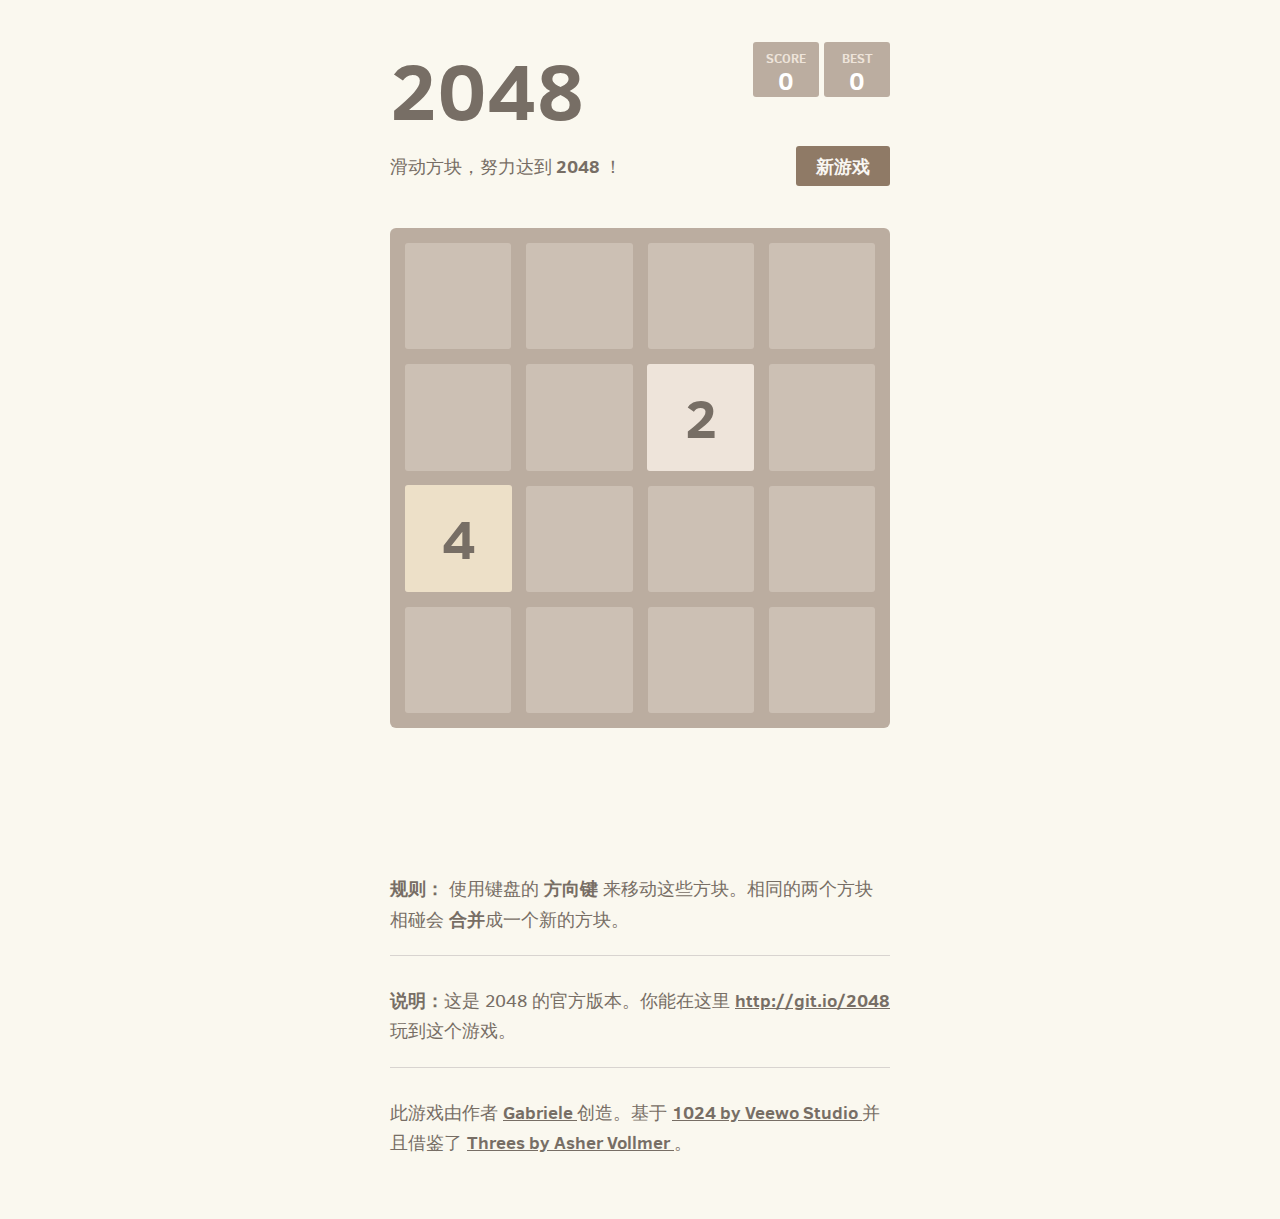
<file: game/2048/index.html>
<!DOCTYPE html>
<html lang="cn">

<head>
	<meta charset="utf-8">
	<title>2048</title>

	<link href="style/main.css" rel="stylesheet" type="text/css">
	<link rel="shortcut icon" href="favicon.ico">
	<link rel="apple-touch-icon" href="meta/apple-touch-icon.png">
	<link rel="apple-touch-startup-image" href="meta/apple-touch-startup-image-640x1096.png" media="(device-width: 320px) and (device-height: 568px) and (-webkit-device-pixel-ratio: 2)">
	<!-- iPhone 5+ -->
	<link rel="apple-touch-startup-image" href="meta/apple-touch-startup-image-640x920.png" media="(device-width: 320px) and (device-height: 480px) and (-webkit-device-pixel-ratio: 2)">
	<!-- iPhone, retina -->
	<meta name="apple-mobile-web-app-capable" content="yes">
	<meta name="apple-mobile-web-app-status-bar-style" content="black">

	<meta name="HandheldFriendly" content="True">
	<meta name="MobileOptimized" content="320">
	<meta name="viewport" content="width=device-width, target-densitydpi=160dpi, initial-scale=1.0, maximum-scale=1, user-scalable=no, minimal-ui">
</head>

<body>
	<br/>
	<div class="container">
		<div class="heading">
			<h1 class="title">2048</h1>
			<div class="scores-container">
				<div class="score-container">0</div>
				<div class="best-container">0</div>
			</div>
		</div>

		<div class="above-game">
			<p class="game-intro">
				滑动方块，努力达到<strong> 2048 </strong>！
			</p>
			<a class="restart-button">新游戏</a>
		</div>

		<div class="game-container">
			<div class="game-message">
				<p></p>
				<div class="lower">
					<a class="keep-playing-button">继续</a>
					<a class="retry-button">重来</a>
				</div>
			</div>

			<div class="grid-container">
				<div class="grid-row">
					<div class="grid-cell"></div>
					<div class="grid-cell"></div>
					<div class="grid-cell"></div>
					<div class="grid-cell"></div>
				</div>
				<div class="grid-row">
					<div class="grid-cell"></div>
					<div class="grid-cell"></div>
					<div class="grid-cell"></div>
					<div class="grid-cell"></div>
				</div>
				<div class="grid-row">
					<div class="grid-cell"></div>
					<div class="grid-cell"></div>
					<div class="grid-cell"></div>
					<div class="grid-cell"></div>
				</div>
				<div class="grid-row">
					<div class="grid-cell"></div>
					<div class="grid-cell"></div>
					<div class="grid-cell"></div>
					<div class="grid-cell"></div>
				</div>
			</div>

			<div class="tile-container">

			</div>
		</div>

		<br/><br/><br/><br/>

		<p class="game-explanation">
			<strong class="important">规则：</strong> 使用键盘的
			<strong>方向键</strong> 来移动这些方块。相同的两个方块相碰会
			<strong>合并</strong>成一个新的方块。
		</p>
		<hr>
		<p>
			<strong class="important">说明：</strong>这是 2048 的官方版本。你能在这里
			<a href="http://git.io/2048">http://git.io/2048</a>玩到这个游戏。 
		</p>
		<hr>
		<p>
			此游戏由作者
			<a href="http://gabrielecirulli.com" target="_blank"> Gabriele  </a>创造。基于
			<a href="https://itunes.apple.com/us/app/1024!/id823499224" target="_blank"> 1024 by Veewo Studio </a>并且借鉴了
			<a href="http://asherv.com/threes/" target="_blank"> Threes by Asher Vollmer </a>。
		</p>
	</div>

	<script src="js/bind_polyfill.js"></script>
	<script src="js/classlist_polyfill.js"></script>
	<script src="js/animframe_polyfill.js"></script>
	<script src="js/keyboard_input_manager.js"></script>
	<script src="js/html_actuator.js"></script>
	<script src="js/grid.js"></script>
	<script src="js/tile.js"></script>
	<script src="js/local_storage_manager.js"></script>
	<script src="js/game_manager.js"></script>
	<script src="js/application.js"></script>
</body>

</html>
</file>
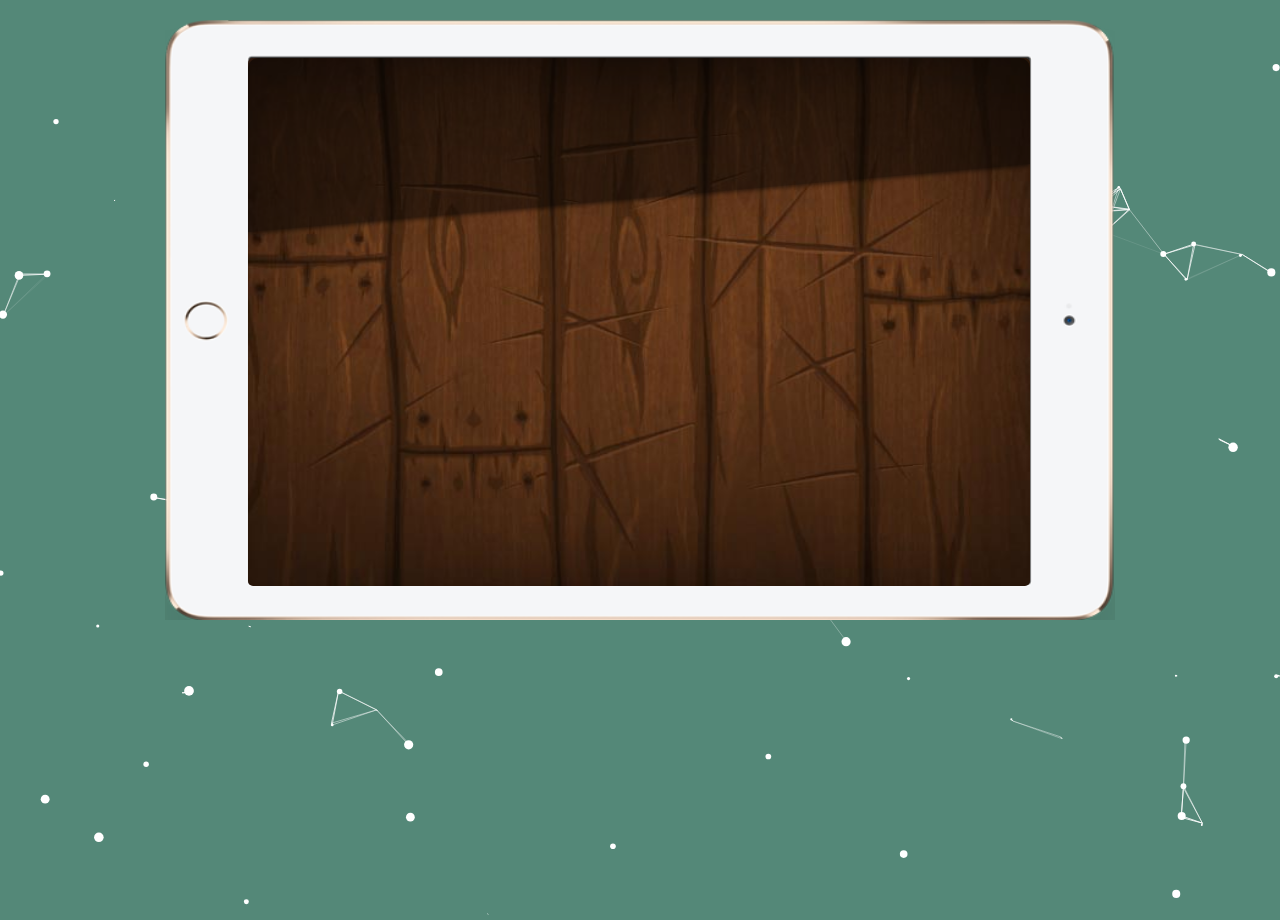
<file: game/Fruit-ninja/index.html>
<!DOCTYPE html>
<html lang="en">
<head>
    <meta charset="UTF-8">
    <title>Title</title>
    <link rel="stylesheet" href="./css/reset.css">
    <link rel="stylesheet" href="./css/main.css">
    <link href="favicon.ico" rel="icon">
</head>

<body>
<canvas class="bg"></canvas>
<div class="ipad">
    <div class="screen">
        <!--文字区-->
        <div class="mask">
            <div class="logo"></div>
            <div class="ninja"></div>
            <div class="desc"></div>
        </div>
        <!--游戏区-->
        <div class="game-area">
            <div class="score-area">
                <div class="get-score">
                    <span class="get-score-pic"></span>
                    <span class="get-score-num">0</span>
                </div>
                <div class="best-score">
                    <span>BEST</span>
                    <span class="best-score-num">0</span>
                </div>
            </div>
            <!--经典模式-->
            <div class="lost-area">
                <span class="losts1"></span>
                <span class="losts2"></span>
                <span class="losts3"></span>
            </div>
            <!--限时模式-->
            <div class="countdown"></div>
            <!--街机模式-->
            <div class="countdown"></div>
        </div>
        <!--功能区-->
        <div class="func-area">
            <!--退出-->
            <div class="quit">
                <div class="quit-cricle"></div>
                <div class="quit-bomb"></div>
            </div>
            <!--经典模式-->
            <div class="classic-mode">
                <div class="classic-mode-cricle"></div>
                <div class="classic-mode-fruit"></div>
            </div>
            <!--街机模式-->
            <div class="arcade-mode">
                <div class="arcade-mode-cricle"></div>
                <div class="arcade-mode-fruit"></div>
            </div>
            <!--限时模式-->
            <div class="time-mode">
                <div class="time-mode-cricle"></div>
                <div class="time-mode-fruit"></div>
            </div>
            <!--计分区-->
            <div class="scoreboard">
                <h2>最高得分</h2>
                <p>经典模式：<span class="scoreboard-classic">0</span></p>
                <p>限时模式：<span class="scoreboard-time">0</span></p>
                <p>街机模式：<span class="scoreboard-arcade">0</span></p>
            </div>
        </div>
        <!--水果容器-->
        <div class="fruit-content"></div>
        <!--其他容器-->
        <div class="other-content"></div>
        <canvas id="drawBoard" width="782" height="528">Your browser does not support the canvas element.</canvas>
        <audio class="sound" src="sound/menu.mp3" autoplay="autoplay"></audio>
    </div>
</div>
</body>
</html>
<script src="js/getElement.js"></script>
<script src="js/tool.js"></script>
<script src="js/classicMode.js"></script>
<script src="js/timeMode.js"></script>
<script src="js/arcadeMode.js"></script>
<script src="js/main.js"></script>
</file>
<file: game/2048/style/main.css>
@import url(fonts/clear-sans.css);
html, body {
  margin: 0;
  padding: 0;
  background: #faf8ef;
  color: #776e65;
  font-family: "Clear Sans", "Helvetica Neue", Arial, sans-serif;
  font-size: 18px; }

body {
  margin: 10px 0 60px 0; }

.heading:after {
  content: "";
  display: block;
  clear: both; }

h1.title {
  font-size: 80px;
  font-weight: bold;
  margin: 0;
  display: block;
  float: left; }

@-webkit-keyframes move-up {
  0% {
    top: 25px;
    opacity: 1; }

  100% {
    top: -50px;
    opacity: 0; } }
@-moz-keyframes move-up {
  0% {
    top: 25px;
    opacity: 1; }

  100% {
    top: -50px;
    opacity: 0; } }
@keyframes move-up {
  0% {
    top: 25px;
    opacity: 1; }

  100% {
    top: -50px;
    opacity: 0; } }
.scores-container {
  float: right;
  text-align: right; }

.score-container, .best-container {
  position: relative;
  display: inline-block;
  background: #bbada0;
  padding: 15px 25px;
  font-size: 25px;
  height: 25px;
  line-height: 47px;
  font-weight: bold;
  border-radius: 3px;
  color: white;
  margin-top: 8px;
  text-align: center; }
  .score-container:after, .best-container:after {
    position: absolute;
    width: 100%;
    top: 10px;
    left: 0;
    text-transform: uppercase;
    font-size: 13px;
    line-height: 13px;
    text-align: center;
    color: #eee4da; }
  .score-container .score-addition, .best-container .score-addition {
    position: absolute;
    right: 30px;
    color: red;
    font-size: 25px;
    line-height: 25px;
    font-weight: bold;
    color: rgba(119, 110, 101, 0.9);
    z-index: 100;
    -webkit-animation: move-up 600ms ease-in;
    -moz-animation: move-up 600ms ease-in;
    animation: move-up 600ms ease-in;
    -webkit-animation-fill-mode: both;
    -moz-animation-fill-mode: both;
    animation-fill-mode: both; }

.score-container:after {
  content: "Score"; }

.best-container:after {
  content: "Best"; }

p {
  margin-top: 0;
  margin-bottom: 10px;
  line-height: 1.65; }

a {
  color: #776e65;
  font-weight: bold;
  text-decoration: underline;
  cursor: pointer; }

strong.important {
  text-transform: uppercase; }

hr {
  border: none;
  border-bottom: 1px solid #d8d4d0;
  margin-top: 20px;
  margin-bottom: 30px; }

.container {
  width: 500px;
  margin: 0 auto; }

@-webkit-keyframes fade-in {
  0% {
    opacity: 0; }

  100% {
    opacity: 1; } }
@-moz-keyframes fade-in {
  0% {
    opacity: 0; }

  100% {
    opacity: 1; } }
@keyframes fade-in {
  0% {
    opacity: 0; }

  100% {
    opacity: 1; } }
.game-container {
  margin-top: 40px;
  position: relative;
  padding: 15px;
  cursor: default;
  -webkit-touch-callout: none;
  -ms-touch-callout: none;
  -webkit-user-select: none;
  -moz-user-select: none;
  -ms-user-select: none;
  -ms-touch-action: none;
  touch-action: none;
  background: #bbada0;
  border-radius: 6px;
  width: 500px;
  height: 500px;
  -webkit-box-sizing: border-box;
  -moz-box-sizing: border-box;
  box-sizing: border-box; }
  .game-container .game-message {
    display: none;
    position: absolute;
    top: 0;
    right: 0;
    bottom: 0;
    left: 0;
    background: rgba(238, 228, 218, 0.5);
    z-index: 100;
    text-align: center;
    -webkit-animation: fade-in 800ms ease 1200ms;
    -moz-animation: fade-in 800ms ease 1200ms;
    animation: fade-in 800ms ease 1200ms;
    -webkit-animation-fill-mode: both;
    -moz-animation-fill-mode: both;
    animation-fill-mode: both; }
    .game-container .game-message p {
      font-size: 60px;
      font-weight: bold;
      height: 60px;
      line-height: 60px;
      margin-top: 222px; }
    .game-container .game-message .lower {
      display: block;
      margin-top: 59px; }
    .game-container .game-message a {
      display: inline-block;
      background: #8f7a66;
      border-radius: 3px;
      padding: 0 20px;
      text-decoration: none;
      color: #f9f6f2;
      height: 40px;
      line-height: 42px;
      margin-left: 9px; }
      .game-container .game-message a.keep-playing-button {
        display: none; }
    .game-container .game-message.game-won {
      background: rgba(237, 194, 46, 0.5);
      color: #f9f6f2; }
      .game-container .game-message.game-won a.keep-playing-button {
        display: inline-block; }
    .game-container .game-message.game-won, .game-container .game-message.game-over {
      display: block; }

.grid-container {
  position: absolute;
  z-index: 1; }

.grid-row {
  margin-bottom: 15px; }
  .grid-row:last-child {
    margin-bottom: 0; }
  .grid-row:after {
    content: "";
    display: block;
    clear: both; }

.grid-cell {
  width: 106.25px;
  height: 106.25px;
  margin-right: 15px;
  float: left;
  border-radius: 3px;
  background: rgba(238, 228, 218, 0.35); }
  .grid-cell:last-child {
    margin-right: 0; }

.tile-container {
  position: absolute;
  z-index: 2; }

.tile, .tile .tile-inner {
  width: 107px;
  height: 107px;
  line-height: 107px; }
.tile.tile-position-1-1 {
  -webkit-transform: translate(0px, 0px);
  -moz-transform: translate(0px, 0px);
  -ms-transform: translate(0px, 0px);
  transform: translate(0px, 0px); }
.tile.tile-position-1-2 {
  -webkit-transform: translate(0px, 121px);
  -moz-transform: translate(0px, 121px);
  -ms-transform: translate(0px, 121px);
  transform: translate(0px, 121px); }
.tile.tile-position-1-3 {
  -webkit-transform: translate(0px, 242px);
  -moz-transform: translate(0px, 242px);
  -ms-transform: translate(0px, 242px);
  transform: translate(0px, 242px); }
.tile.tile-position-1-4 {
  -webkit-transform: translate(0px, 363px);
  -moz-transform: translate(0px, 363px);
  -ms-transform: translate(0px, 363px);
  transform: translate(0px, 363px); }
.tile.tile-position-2-1 {
  -webkit-transform: translate(121px, 0px);
  -moz-transform: translate(121px, 0px);
  -ms-transform: translate(121px, 0px);
  transform: translate(121px, 0px); }
.tile.tile-position-2-2 {
  -webkit-transform: translate(121px, 121px);
  -moz-transform: translate(121px, 121px);
  -ms-transform: translate(121px, 121px);
  transform: translate(121px, 121px); }
.tile.tile-position-2-3 {
  -webkit-transform: translate(121px, 242px);
  -moz-transform: translate(121px, 242px);
  -ms-transform: translate(121px, 242px);
  transform: translate(121px, 242px); }
.tile.tile-position-2-4 {
  -webkit-transform: translate(121px, 363px);
  -moz-transform: translate(121px, 363px);
  -ms-transform: translate(121px, 363px);
  transform: translate(121px, 363px); }
.tile.tile-position-3-1 {
  -webkit-transform: translate(242px, 0px);
  -moz-transform: translate(242px, 0px);
  -ms-transform: translate(242px, 0px);
  transform: translate(242px, 0px); }
.tile.tile-position-3-2 {
  -webkit-transform: translate(242px, 121px);
  -moz-transform: translate(242px, 121px);
  -ms-transform: translate(242px, 121px);
  transform: translate(242px, 121px); }
.tile.tile-position-3-3 {
  -webkit-transform: translate(242px, 242px);
  -moz-transform: translate(242px, 242px);
  -ms-transform: translate(242px, 242px);
  transform: translate(242px, 242px); }
.tile.tile-position-3-4 {
  -webkit-transform: translate(242px, 363px);
  -moz-transform: translate(242px, 363px);
  -ms-transform: translate(242px, 363px);
  transform: translate(242px, 363px); }
.tile.tile-position-4-1 {
  -webkit-transform: translate(363px, 0px);
  -moz-transform: translate(363px, 0px);
  -ms-transform: translate(363px, 0px);
  transform: translate(363px, 0px); }
.tile.tile-position-4-2 {
  -webkit-transform: translate(363px, 121px);
  -moz-transform: translate(363px, 121px);
  -ms-transform: translate(363px, 121px);
  transform: translate(363px, 121px); }
.tile.tile-position-4-3 {
  -webkit-transform: translate(363px, 242px);
  -moz-transform: translate(363px, 242px);
  -ms-transform: translate(363px, 242px);
  transform: translate(363px, 242px); }
.tile.tile-position-4-4 {
  -webkit-transform: translate(363px, 363px);
  -moz-transform: translate(363px, 363px);
  -ms-transform: translate(363px, 363px);
  transform: translate(363px, 363px); }

.tile {
  position: absolute;
  -webkit-transition: 100ms ease-in-out;
  -moz-transition: 100ms ease-in-out;
  transition: 100ms ease-in-out;
  -webkit-transition-property: -webkit-transform;
  -moz-transition-property: -moz-transform;
  transition-property: transform; }
  .tile .tile-inner {
    border-radius: 3px;
    background: #eee4da;
    text-align: center;
    font-weight: bold;
    z-index: 10;
    font-size: 55px; }
  .tile.tile-2 .tile-inner {
    background: #eee4da;
    box-shadow: 0 0 30px 10px rgba(243, 215, 116, 0), inset 0 0 0 1px rgba(255, 255, 255, 0); }
  .tile.tile-4 .tile-inner {
    background: #ede0c8;
    box-shadow: 0 0 30px 10px rgba(243, 215, 116, 0), inset 0 0 0 1px rgba(255, 255, 255, 0); }
  .tile.tile-8 .tile-inner {
    color: #f9f6f2;
    background: #f2b179; }
  .tile.tile-16 .tile-inner {
    color: #f9f6f2;
    background: #f59563; }
  .tile.tile-32 .tile-inner {
    color: #f9f6f2;
    background: #f67c5f; }
  .tile.tile-64 .tile-inner {
    color: #f9f6f2;
    background: #f65e3b; }
  .tile.tile-128 .tile-inner {
    color: #f9f6f2;
    background: #edcf72;
    box-shadow: 0 0 30px 10px rgba(243, 215, 116, 0.2381), inset 0 0 0 1px rgba(255, 255, 255, 0.14286);
    font-size: 45px; }
    @media screen and (max-width: 520px) {
      .tile.tile-128 .tile-inner {
        font-size: 25px; } }
  .tile.tile-256 .tile-inner {
    color: #f9f6f2;
    background: #edcc61;
    box-shadow: 0 0 30px 10px rgba(243, 215, 116, 0.31746), inset 0 0 0 1px rgba(255, 255, 255, 0.19048);
    font-size: 45px; }
    @media screen and (max-width: 520px) {
      .tile.tile-256 .tile-inner {
        font-size: 25px; } }
  .tile.tile-512 .tile-inner {
    color: #f9f6f2;
    background: #edc850;
    box-shadow: 0 0 30px 10px rgba(243, 215, 116, 0.39683), inset 0 0 0 1px rgba(255, 255, 255, 0.2381);
    font-size: 45px; }
    @media screen and (max-width: 520px) {
      .tile.tile-512 .tile-inner {
        font-size: 25px; } }
  .tile.tile-1024 .tile-inner {
    color: #f9f6f2;
    background: #edc53f;
    box-shadow: 0 0 30px 10px rgba(243, 215, 116, 0.47619), inset 0 0 0 1px rgba(255, 255, 255, 0.28571);
    font-size: 35px; }
    @media screen and (max-width: 520px) {
      .tile.tile-1024 .tile-inner {
        font-size: 15px; } }
  .tile.tile-2048 .tile-inner {
    color: #f9f6f2;
    background: #edc22e;
    box-shadow: 0 0 30px 10px rgba(243, 215, 116, 0.55556), inset 0 0 0 1px rgba(255, 255, 255, 0.33333);
    font-size: 35px; }
    @media screen and (max-width: 520px) {
      .tile.tile-2048 .tile-inner {
        font-size: 15px; } }
  .tile.tile-super .tile-inner {
    color: #f9f6f2;
    background: #3c3a32;
    font-size: 30px; }
    @media screen and (max-width: 520px) {
      .tile.tile-super .tile-inner {
        font-size: 10px; } }

@-webkit-keyframes appear {
  0% {
    opacity: 0;
    -webkit-transform: scale(0);
    -moz-transform: scale(0);
    -ms-transform: scale(0);
    transform: scale(0); }

  100% {
    opacity: 1;
    -webkit-transform: scale(1);
    -moz-transform: scale(1);
    -ms-transform: scale(1);
    transform: scale(1); } }
@-moz-keyframes appear {
  0% {
    opacity: 0;
    -webkit-transform: scale(0);
    -moz-transform: scale(0);
    -ms-transform: scale(0);
    transform: scale(0); }

  100% {
    opacity: 1;
    -webkit-transform: scale(1);
    -moz-transform: scale(1);
    -ms-transform: scale(1);
    transform: scale(1); } }
@keyframes appear {
  0% {
    opacity: 0;
    -webkit-transform: scale(0);
    -moz-transform: scale(0);
    -ms-transform: scale(0);
    transform: scale(0); }

  100% {
    opacity: 1;
    -webkit-transform: scale(1);
    -moz-transform: scale(1);
    -ms-transform: scale(1);
    transform: scale(1); } }
.tile-new .tile-inner {
  -webkit-animation: appear 200ms ease 100ms;
  -moz-animation: appear 200ms ease 100ms;
  animation: appear 200ms ease 100ms;
  -webkit-animation-fill-mode: backwards;
  -moz-animation-fill-mode: backwards;
  animation-fill-mode: backwards; }

@-webkit-keyframes pop {
  0% {
    -webkit-transform: scale(0);
    -moz-transform: scale(0);
    -ms-transform: scale(0);
    transform: scale(0); }

  50% {
    -webkit-transform: scale(1.2);
    -moz-transform: scale(1.2);
    -ms-transform: scale(1.2);
    transform: scale(1.2); }

  100% {
    -webkit-transform: scale(1);
    -moz-transform: scale(1);
    -ms-transform: scale(1);
    transform: scale(1); } }
@-moz-keyframes pop {
  0% {
    -webkit-transform: scale(0);
    -moz-transform: scale(0);
    -ms-transform: scale(0);
    transform: scale(0); }

  50% {
    -webkit-transform: scale(1.2);
    -moz-transform: scale(1.2);
    -ms-transform: scale(1.2);
    transform: scale(1.2); }

  100% {
    -webkit-transform: scale(1);
    -moz-transform: scale(1);
    -ms-transform: scale(1);
    transform: scale(1); } }
@keyframes pop {
  0% {
    -webkit-transform: scale(0);
    -moz-transform: scale(0);
    -ms-transform: scale(0);
    transform: scale(0); }

  50% {
    -webkit-transform: scale(1.2);
    -moz-transform: scale(1.2);
    -ms-transform: scale(1.2);
    transform: scale(1.2); }

  100% {
    -webkit-transform: scale(1);
    -moz-transform: scale(1);
    -ms-transform: scale(1);
    transform: scale(1); } }
.tile-merged .tile-inner {
  z-index: 20;
  -webkit-animation: pop 200ms ease 100ms;
  -moz-animation: pop 200ms ease 100ms;
  animation: pop 200ms ease 100ms;
  -webkit-animation-fill-mode: backwards;
  -moz-animation-fill-mode: backwards;
  animation-fill-mode: backwards; }

.above-game:after {
  content: "";
  display: block;
  clear: both; }

.game-intro {
  float: left;
  line-height: 42px;
  margin-bottom: 0; }

.restart-button {
  display: inline-block;
  background: #8f7a66;
  border-radius: 3px;
  padding: 0 20px;
  text-decoration: none;
  color: #f9f6f2;
  height: 40px;
  line-height: 42px;
  display: block;
  text-align: center;
  float: right; }

.game-explanation {
  margin-top: 50px; }

@media screen and (max-width: 520px) {
  html, body {
    font-size: 15px; }

  body {
    margin: 20px 0;
    padding: 0 20px; }

  h1.title {
    font-size: 27px;
    margin-top: 15px; }

  .container {
    width: 280px;
    margin: 0 auto; }

  .score-container, .best-container {
    margin-top: 0;
    padding: 15px 10px;
    min-width: 40px; }

  .heading {
    margin-bottom: 10px; }

  .game-intro {
    width: 55%;
    display: block;
    box-sizing: border-box;
    line-height: 1.65; }

  .restart-button {
    width: 42%;
    padding: 0;
    display: block;
    box-sizing: border-box;
    margin-top: 2px; }

  .game-container {
    margin-top: 17px;
    position: relative;
    padding: 10px;
    cursor: default;
    -webkit-touch-callout: none;
    -ms-touch-callout: none;
    -webkit-user-select: none;
    -moz-user-select: none;
    -ms-user-select: none;
    -ms-touch-action: none;
    touch-action: none;
    background: #bbada0;
    border-radius: 6px;
    width: 280px;
    height: 280px;
    -webkit-box-sizing: border-box;
    -moz-box-sizing: border-box;
    box-sizing: border-box; }
    .game-container .game-message {
      display: none;
      position: absolute;
      top: 0;
      right: 0;
      bottom: 0;
      left: 0;
      background: rgba(238, 228, 218, 0.5);
      z-index: 100;
      text-align: center;
      -webkit-animation: fade-in 800ms ease 1200ms;
      -moz-animation: fade-in 800ms ease 1200ms;
      animation: fade-in 800ms ease 1200ms;
      -webkit-animation-fill-mode: both;
      -moz-animation-fill-mode: both;
      animation-fill-mode: both; }
      .game-container .game-message p {
        font-size: 60px;
        font-weight: bold;
        height: 60px;
        line-height: 60px;
        margin-top: 222px; }
      .game-container .game-message .lower {
        display: block;
        margin-top: 59px; }
      .game-container .game-message a {
        display: inline-block;
        background: #8f7a66;
        border-radius: 3px;
        padding: 0 20px;
        text-decoration: none;
        color: #f9f6f2;
        height: 40px;
        line-height: 42px;
        margin-left: 9px; }
        .game-container .game-message a.keep-playing-button {
          display: none; }
      .game-container .game-message.game-won {
        background: rgba(237, 194, 46, 0.5);
        color: #f9f6f2; }
        .game-container .game-message.game-won a.keep-playing-button {
          display: inline-block; }
      .game-container .game-message.game-won, .game-container .game-message.game-over {
        display: block; }

  .grid-container {
    position: absolute;
    z-index: 1; }

  .grid-row {
    margin-bottom: 10px; }
    .grid-row:last-child {
      margin-bottom: 0; }
    .grid-row:after {
      content: "";
      display: block;
      clear: both; }

  .grid-cell {
    width: 57.5px;
    height: 57.5px;
    margin-right: 10px;
    float: left;
    border-radius: 3px;
    background: rgba(238, 228, 218, 0.35); }
    .grid-cell:last-child {
      margin-right: 0; }

  .tile-container {
    position: absolute;
    z-index: 2; }

  .tile, .tile .tile-inner {
    width: 58px;
    height: 58px;
    line-height: 58px; }
  .tile.tile-position-1-1 {
    -webkit-transform: translate(0px, 0px);
    -moz-transform: translate(0px, 0px);
    -ms-transform: translate(0px, 0px);
    transform: translate(0px, 0px); }
  .tile.tile-position-1-2 {
    -webkit-transform: translate(0px, 67px);
    -moz-transform: translate(0px, 67px);
    -ms-transform: translate(0px, 67px);
    transform: translate(0px, 67px); }
  .tile.tile-position-1-3 {
    -webkit-transform: translate(0px, 135px);
    -moz-transform: translate(0px, 135px);
    -ms-transform: translate(0px, 135px);
    transform: translate(0px, 135px); }
  .tile.tile-position-1-4 {
    -webkit-transform: translate(0px, 202px);
    -moz-transform: translate(0px, 202px);
    -ms-transform: translate(0px, 202px);
    transform: translate(0px, 202px); }
  .tile.tile-position-2-1 {
    -webkit-transform: translate(67px, 0px);
    -moz-transform: translate(67px, 0px);
    -ms-transform: translate(67px, 0px);
    transform: translate(67px, 0px); }
  .tile.tile-position-2-2 {
    -webkit-transform: translate(67px, 67px);
    -moz-transform: translate(67px, 67px);
    -ms-transform: translate(67px, 67px);
    transform: translate(67px, 67px); }
  .tile.tile-position-2-3 {
    -webkit-transform: translate(67px, 135px);
    -moz-transform: translate(67px, 135px);
    -ms-transform: translate(67px, 135px);
    transform: translate(67px, 135px); }
  .tile.tile-position-2-4 {
    -webkit-transform: translate(67px, 202px);
    -moz-transform: translate(67px, 202px);
    -ms-transform: translate(67px, 202px);
    transform: translate(67px, 202px); }
  .tile.tile-position-3-1 {
    -webkit-transform: translate(135px, 0px);
    -moz-transform: translate(135px, 0px);
    -ms-transform: translate(135px, 0px);
    transform: translate(135px, 0px); }
  .tile.tile-position-3-2 {
    -webkit-transform: translate(135px, 67px);
    -moz-transform: translate(135px, 67px);
    -ms-transform: translate(135px, 67px);
    transform: translate(135px, 67px); }
  .tile.tile-position-3-3 {
    -webkit-transform: translate(135px, 135px);
    -moz-transform: translate(135px, 135px);
    -ms-transform: translate(135px, 135px);
    transform: translate(135px, 135px); }
  .tile.tile-position-3-4 {
    -webkit-transform: translate(135px, 202px);
    -moz-transform: translate(135px, 202px);
    -ms-transform: translate(135px, 202px);
    transform: translate(135px, 202px); }
  .tile.tile-position-4-1 {
    -webkit-transform: translate(202px, 0px);
    -moz-transform: translate(202px, 0px);
    -ms-transform: translate(202px, 0px);
    transform: translate(202px, 0px); }
  .tile.tile-position-4-2 {
    -webkit-transform: translate(202px, 67px);
    -moz-transform: translate(202px, 67px);
    -ms-transform: translate(202px, 67px);
    transform: translate(202px, 67px); }
  .tile.tile-position-4-3 {
    -webkit-transform: translate(202px, 135px);
    -moz-transform: translate(202px, 135px);
    -ms-transform: translate(202px, 135px);
    transform: translate(202px, 135px); }
  .tile.tile-position-4-4 {
    -webkit-transform: translate(202px, 202px);
    -moz-transform: translate(202px, 202px);
    -ms-transform: translate(202px, 202px);
    transform: translate(202px, 202px); }

  .tile .tile-inner {
    font-size: 35px; }

  .game-message p {
    font-size: 30px !important;
    height: 30px !important;
    line-height: 30px !important;
    margin-top: 90px !important; }
  .game-message .lower {
    margin-top: 30px !important; } }
</file>
<file: game/Fruit-ninja/css/main.css>
html,body{
    width: 100%;
    height: 100%;
}
body{
    background: #548878;
    overflow: hidden;
}

/*canvas背景*/
.bg{
    position: absolute;
    z-index: -1;
}

/*ipad外壳*/
.ipad{
    margin:20px auto 0;
    padding:38px 0 0 83px;
    width: 950px;
    height:600px;
    background: url(../img/ipad.png) no-repeat;
    background-size:100% 100%;
}

/*屏幕区*/
.screen{
    overflow: hidden;
    position: relative;
    width:782px;
    height:528px;
    border-radius: 5px;
    background: url(../img/background.jpg);
    background-size:100% 100%;
}

/*canvas区*/
#drawBoard{
    position: absolute;
    left: 0;
    top: 0;
    z-index: 10;
}

/*初始化区*/
.start{
    font:14px/20px "";
    padding:6px;
    color: #fff;
}

/*文字区*/
.mask{
    position: absolute;
    top: -180px;
    width:100%;
    height:180px;
    background: url(../img/home-mask.png) no-repeat;
    background-size:100% 100%;
    border-radius: 10px 10px 0 0 ;
}
.logo{
    position: absolute;
    left: -288px;
    width:288px;
    height: 135px;
    background: url(../img/logo.png);
}
.ninja{
    position: absolute;
    top: -100px;
    left: 440px;
    width:244px;
    height: 81px;
    background: url(../img/ninja.png);
}
.desc{
    position: absolute;
    left: -160px;
    top:140px;
    width:161px;
    height: 91px;
    background: url(../img/home-desc.png);
}

/*游戏区*/
.game-area{
    position: relative;
}
.score-area{
    /*padding:0 10px;*/
    color: #ffaa23;
    position: absolute;
    top:10px;
    left:-75px;
    /*left:10px;*/
}
.get-score-pic{
    float: left;
    width: 29px;
    height: 31px;
    background: url("../img/score.png");
    margin-right:10px;
}
.get-score-num{
    font:26px/32px "";
}
.best-score{
    font:14px/20px "";
}
.lost-area{
    position: absolute;
    top:10px;
    right:-100px;
    /*right:10px;*/
}
.lost-area span:nth-child(1){
    float: left;
    width:22px;
    height:19px;
    background: url("../img/x.png");
}
.lost-area span:nth-child(2){
    float: left;
    width:27px;
    height:26px;
    background: url("../img/xx.png");
    margin:0 2px 0;
}
.lost-area span:nth-child(3){
    float: left;
    width:32px;
    height:32px;
    background: url("../img/xxx.png");
}
.countdown{
    position: absolute;
    top:10px;
    right:-70px;
    width:60px;
    height: 40px;
    color: #ffaa23;
    text-align: center;
    font:30px/40px "";
}
/*功能区*/
.func-area{
    position: absolute;
    bottom: 0;
    width:100%;
    height:400px;
}
/*退出*/
.quit{
    position: absolute;
    bottom: 30px;
    left: 594px;
    width:140px;
    height: 140px;
    transform: scale(0);
}
.quit-cricle{
    position: absolute;
    top: 0;
    left: 0;
    width:100%;
    height: 100%;
    background: url(../img/quit.png);
}
.quit-bomb{
    position: absolute;
    top:20px;
    left: 20px;
    width:80px;
    height: 80px;
    transform-origin: 50px 50px;
    background: url(../img/boom.png) no-repeat;
}
/*经典模式*/
.classic-mode{
    position: absolute;
    top:10px;
    left: 564px;
    width: 190px;
    height:190px;
    transform: scale(0);
}
.classic-mode-cricle{
    position: absolute;
    top: 0;
    left: 0;
    width:100%;
    height: 100%;
    background: url(../img/classicmode.png);
    background-size:100% 100%;
}
.classic-mode-fruit{
    position: absolute;
    top:45px;
    left: 45px;
    width:100px;
    height: 100px;
    background: url(../img/fruit/sandia.png) no-repeat;
    background-size:100% 100%;
}
/*街机模式*/
.arcade-mode{
    position: absolute;
    top:50px;
    left: 404px;
    width: 150px;
    height:150px;
    transform: scale(0);
}
.arcade-mode-cricle{
    position: absolute;
    top: 0;
    left: 0;
    width:100%;
    height: 100%;
    background: url(../img/arcademode.png);
    background-size:100% 100%;
}
.arcade-mode-fruit{
    position: absolute;
    top:45px;
    left: 45px;
    width:60px;
    height: 60px;
    background: url(../img/fruit/basaha.png) no-repeat;
    background-size:100% 100%;
}
/*限时模式*/
.time-mode{
    position: absolute;
    top:210px;
    left: 394px;
    width: 170px;
    height:170px;
    transform: scale(0);
}
.time-mode-cricle{
    position: absolute;
    top: 0;
    left: 0;
    width:100%;
    height: 100%;
    background: url(../img/timemode.png);
    background-size:100% 100%;
}
.time-mode-fruit{
    position: absolute;
    top:45px;
    left: 45px;
    width:80px;
    height: 80px;
    background: url(../img/fruit/peach.png) no-repeat;
    background-size:100% 100%;
}
/*计分区*/
.scoreboard{
    position: absolute;
    left:-300px;
    top:100px;
    line-height:50px;
    font-size:20px;
    color: #fff;
}
.scoreboard p{
    padding-left:20px;
}

/*水果容器*/
.fruit-content{
    z-index: 7;
    position: absolute;
    left: 0;
    top:0;
    width:100%;
    height:100%;
    position: relative;
}

/*掉落时出现的叉叉*/
.lostx{
    position: absolute;
    top: 470px;
    width:54px;
    height: 50px;
    background: url(../img/lose.png);
}

/*其他容器*/
.other-content{
    z-index: 5;
    width:100%;
    height:100%;
    position: absolute;
    left: 0;
    top: 0;
    background-size:100% 100%!important;
}
/*白色遮罩层*/
.cover{
    width:100%;
    height:100%;
    position: absolute;
    background: #fff;
    transition: opacity 2s;
}
/*game over*/
.game-over-pic{
    position: absolute;
    left:0;
    top: 0;
    right: 0;
    bottom: 0;
    margin:auto auto;
    transform: scale(0);
    transition:1s;
}

/*刀光*/
.light{
    width: 360px;
    height:20px;
    background: url("../img/flash.png");
    background-size:100% 100%;
    position: absolute;
}

/*文字*/
.txt{
    position: absolute;
    left: 0;
    right: 0;
    transition: 0.5s;
    transform: scale(0);
    width:80px;
    height:35px;
    background: url(../img/double.png);
    background-size:100% 100%!important;
}

/*水果碎片*/
.cut{
    z-index: 2;
    position: absolute;
    background-size:100% 100%;
    left: 0;
    top: 0;
}

/*各个水果样式*/
.bomb{
    position: absolute;
    width:80px;
    height:80px;
    background: url(../img/fruit/boom.png);
    background-size:100% 100%;
}
.bomb-10{
    position: absolute;
    width:80px;
    height:80px;
    background: url(../img/fruit/bomb-10.png);
    background-size:100% 100%;
}
.pome-ice{
    position: absolute;
    width:100px;
    height:100px;
    background: url(../img/fruit/pome-ice.png);
    background-size:100% 100%;
}
.pome-hot{
    position: absolute;
    width:100px;
    height:100px;
    background: url(../img/fruit/pome-hot.png);
    background-size:100% 100%;
}
.pome-double{
    position: absolute;
    width:100px;
    height:100px;
    background: url(../img/fruit/pome-double.png);
    background-size:100% 100%;
}
.sandia{
    position: absolute;
    width:100px;
    height:100px;
    background: url(../img/fruit/sandia.png);
    background-size:100% 100%;
}
.basaha{
    position: absolute;
    width:60px;
    height:60px;
    background: url(../img/fruit/basaha.png);
    background-size:100% 100%;
}
.apple{
    position: absolute;
    width:60px;
    height:60px;
    background: url(../img/fruit/apple.png);
    background-size:100% 100%;
}
.peach{
    position: absolute;
    width:60px;
    height:60px;
    background: url(../img/fruit/peach.png);
    background-size:100% 100%;
}
.coconut{
    position: absolute;
    width:80px;
    height:80px;
    background: url(../img/fruit/coconut.png);
    background-size:100% 100%;
}
.green{
    position: absolute;
    width:60px;
    height:60px;
    background: url(../img/fruit/green.png);
    background-size:100% 100%;
}
.kiwi{
    position: absolute;
    width:60px;
    height:60px;
    background: url(../img/fruit/kiwi.png);
    background-size:100% 100%;
}
.lemon{
    position: absolute;
    width:60px;
    height:60px;
    background: url(../img/fruit/lemon.png);
    background-size:100% 100%;
}
.orange{
    position: absolute;
    width:60px;
    height:60px;
    background: url(../img/fruit/orange.png);
    background-size:100% 100%;
}
.pear{
    position: absolute;
    width:80px;
    height:80px;
    background: url(../img/fruit/pear.png);
    background-size:100% 100%;
}
.rapple{
    position: absolute;
    width:80px;
    height:80px;
    background: url(../img/fruit/rapple.png);
    background-size:100% 100%;
}
</file>
